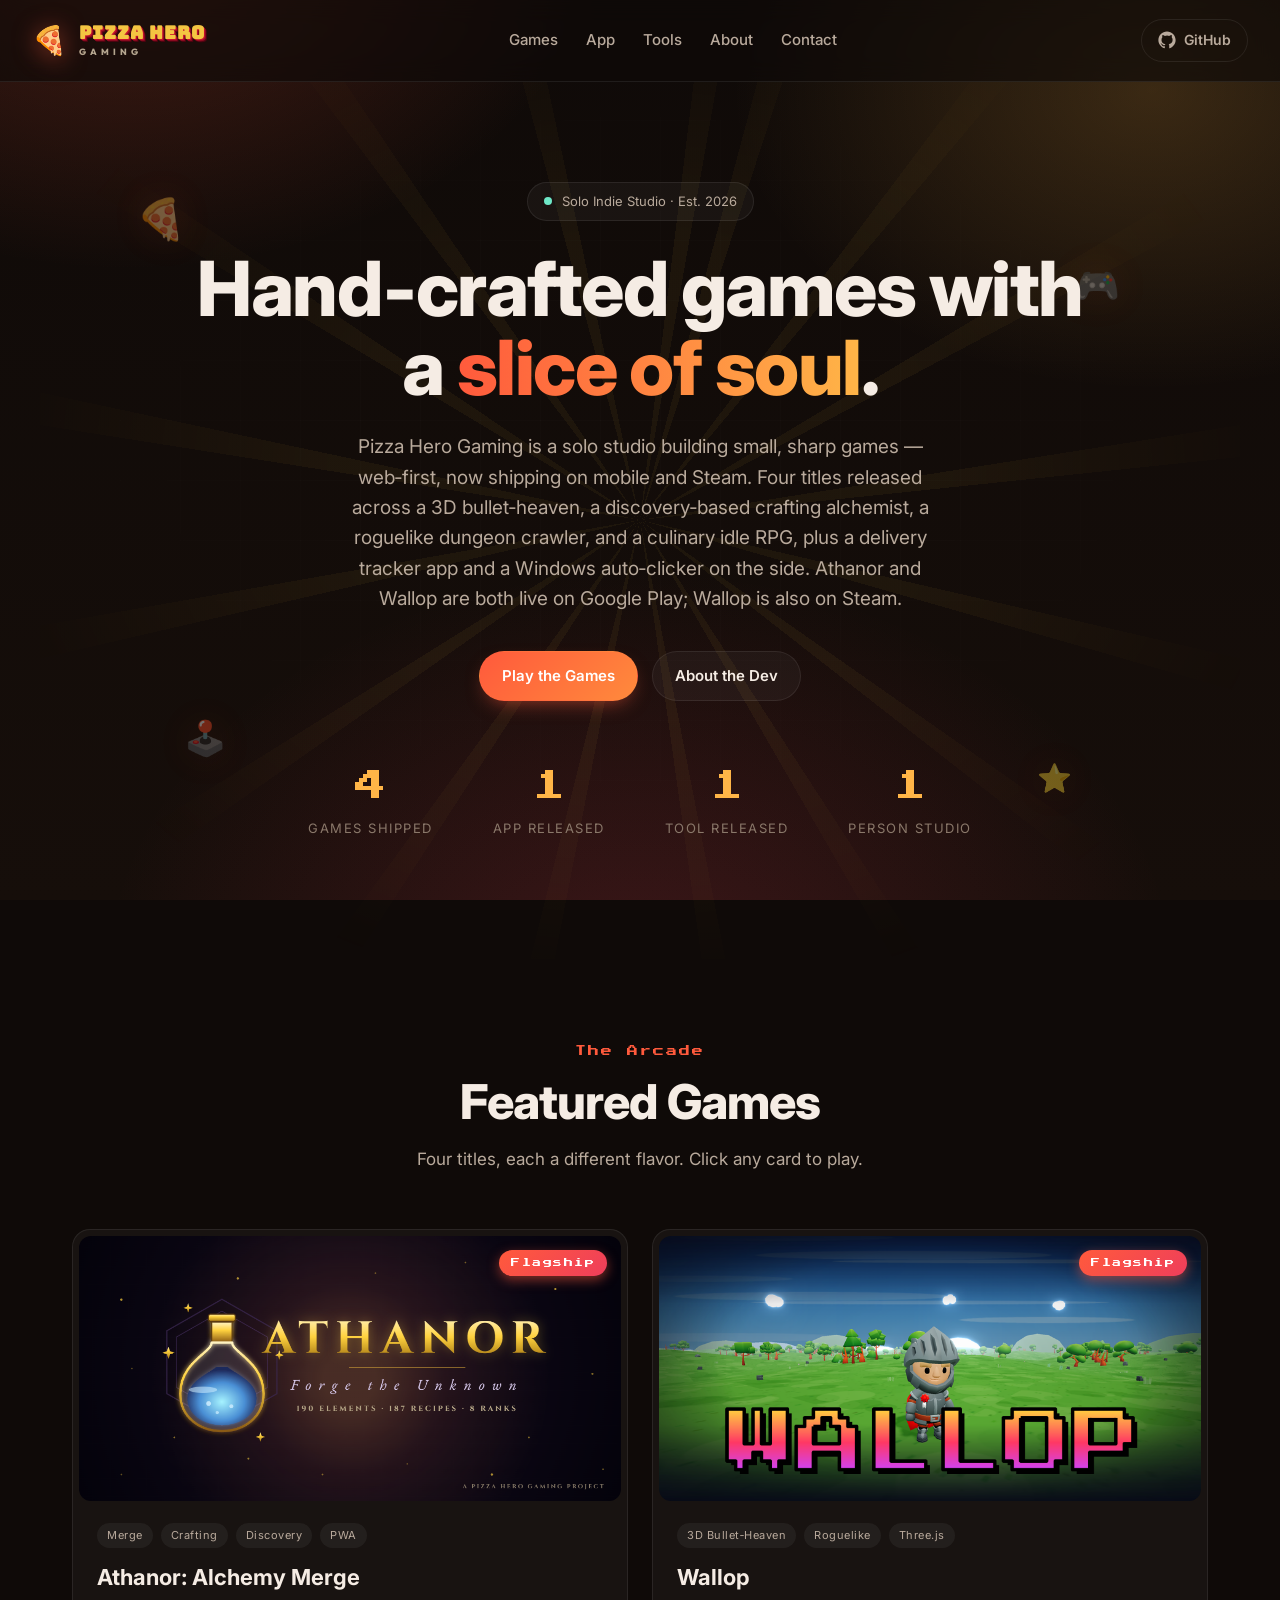
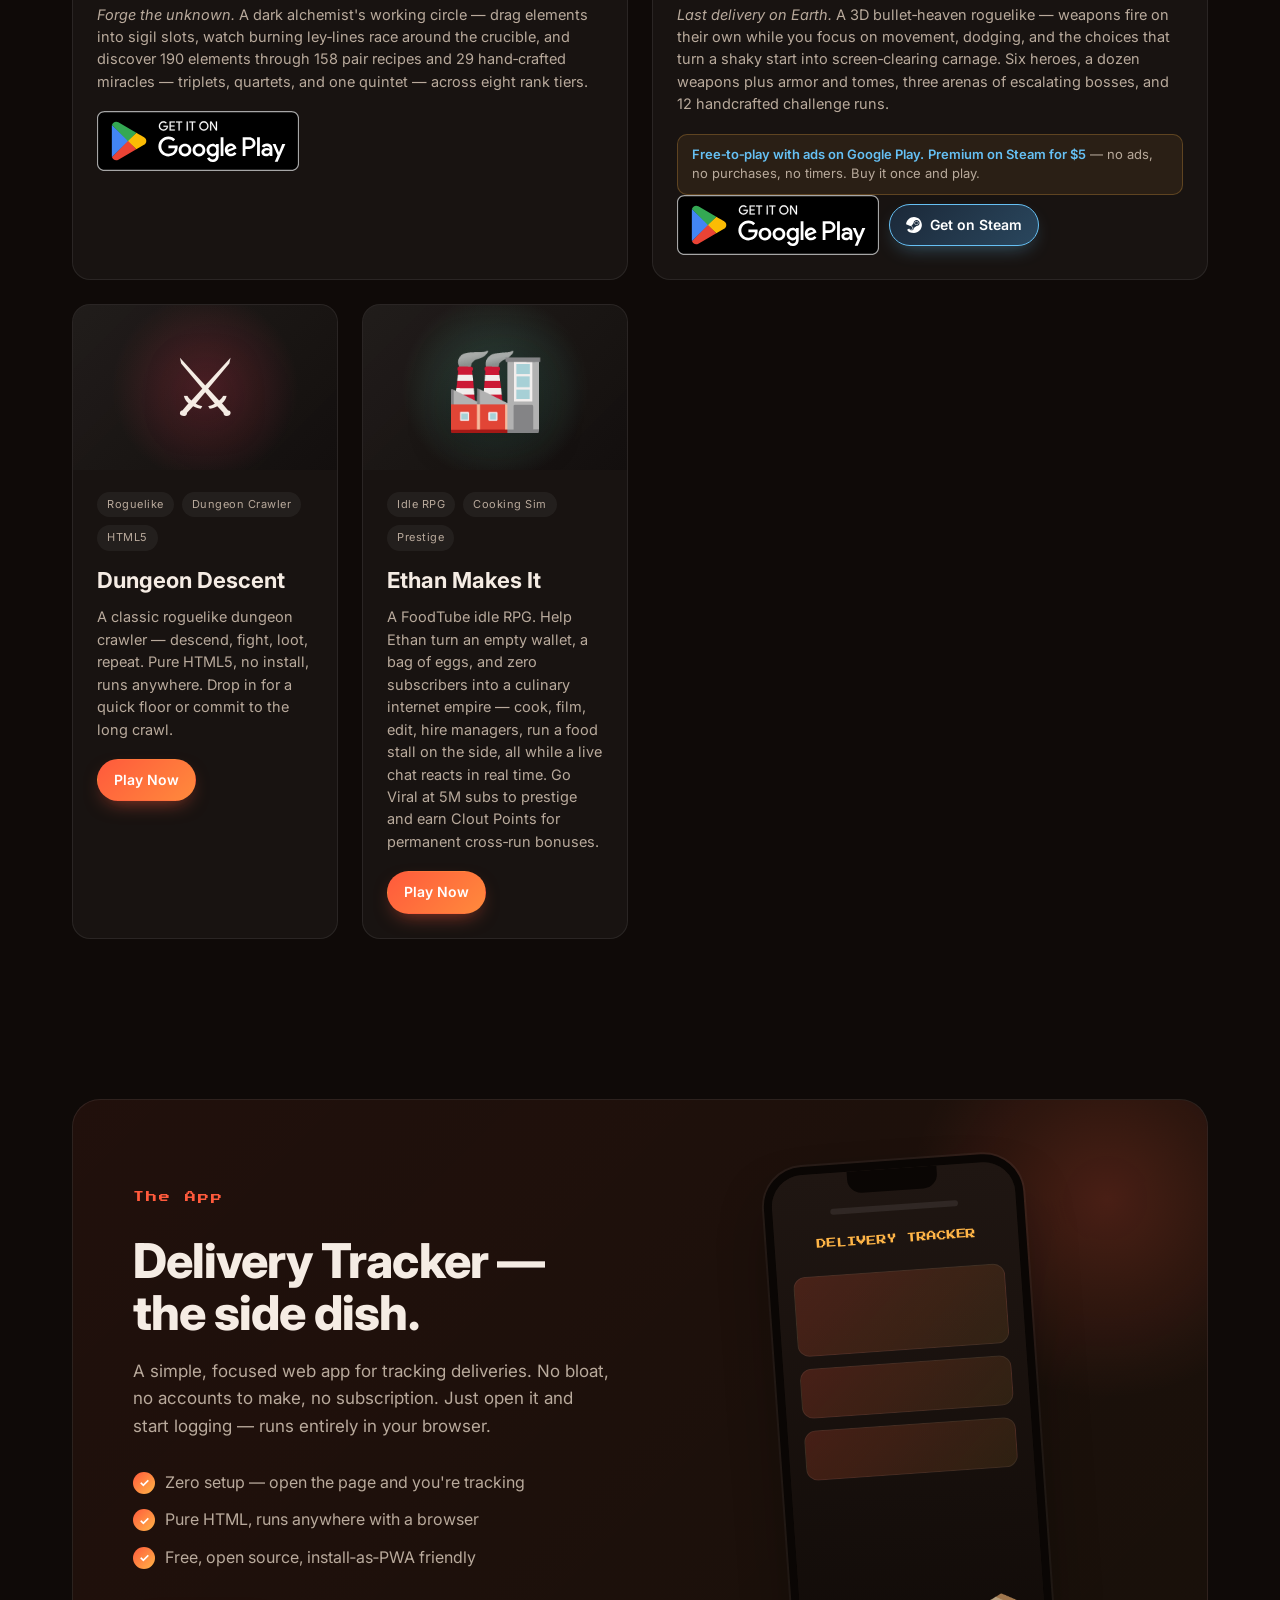
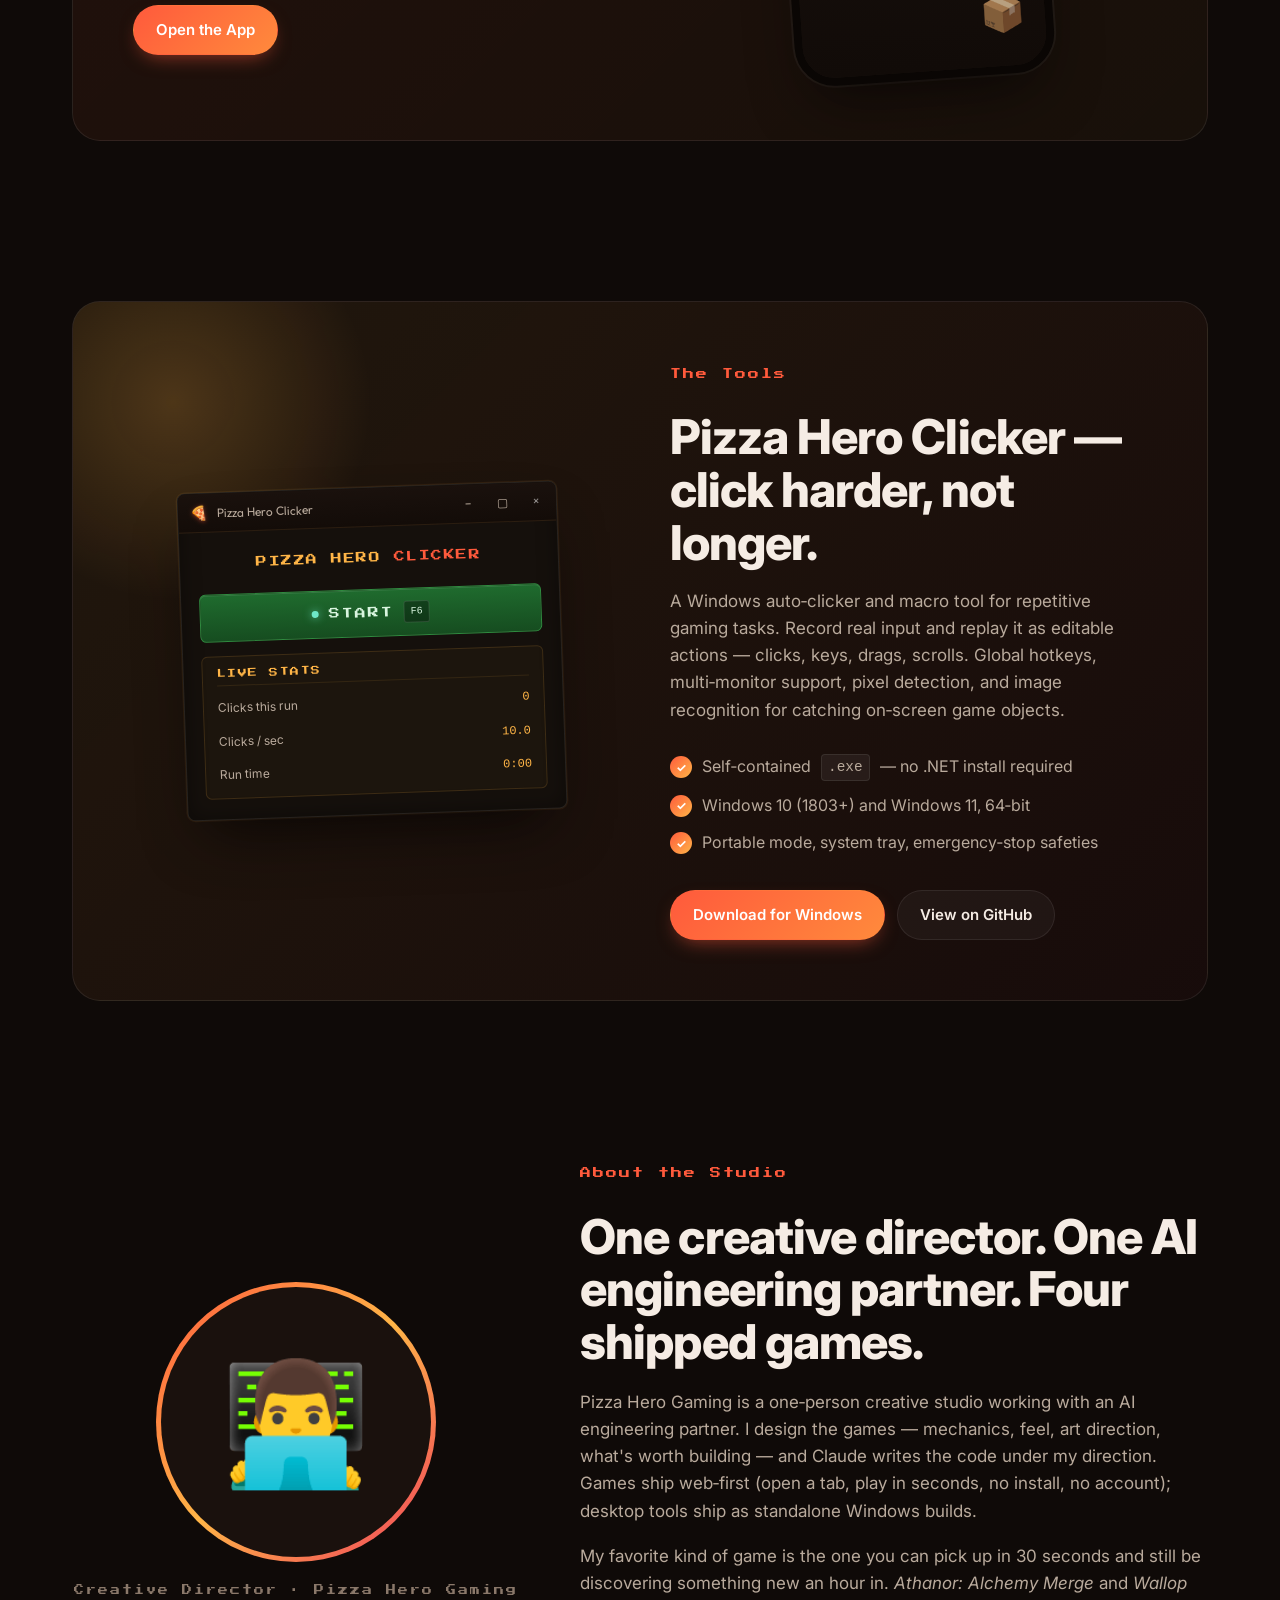
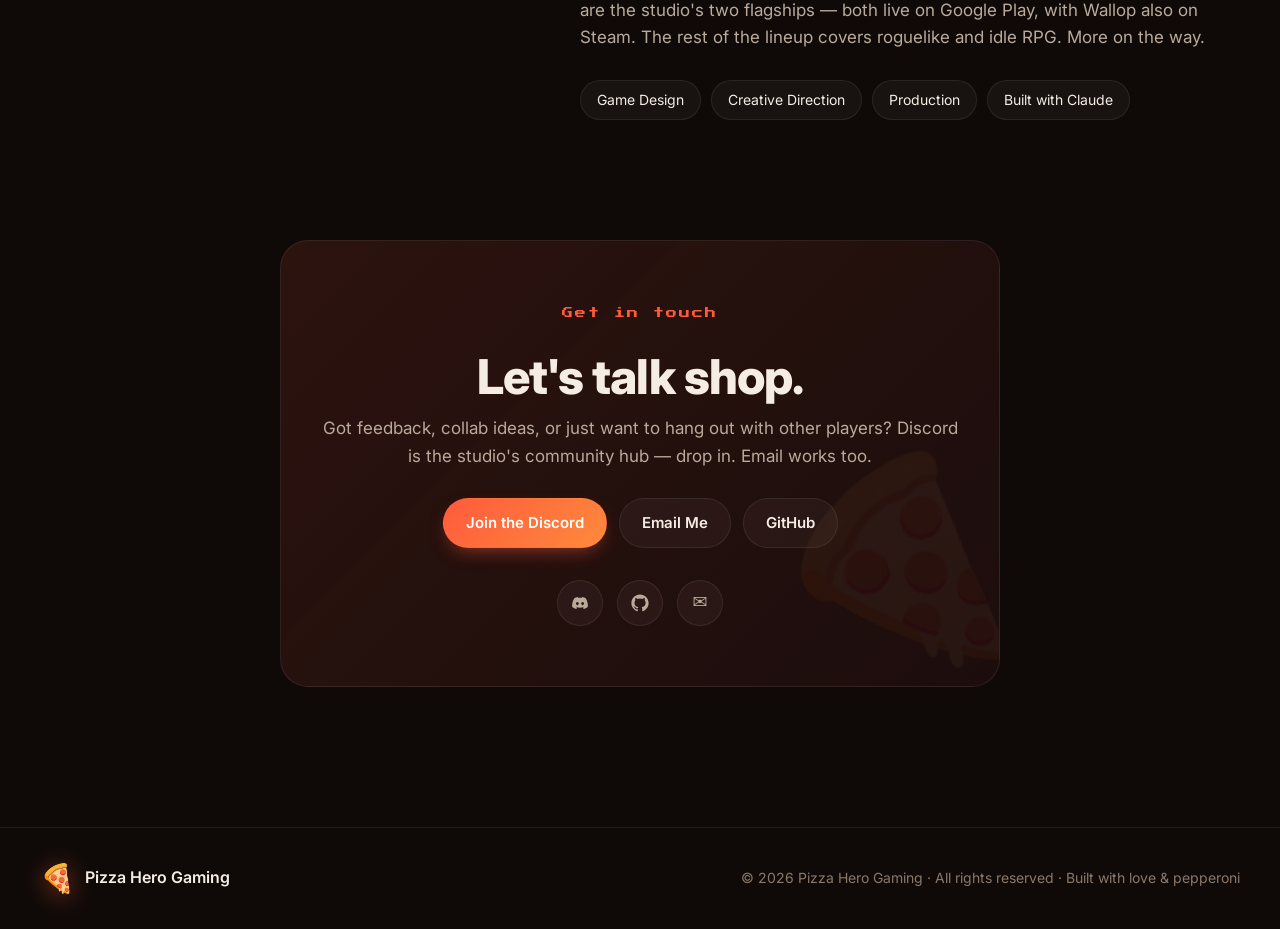
<file: index.html>
<!DOCTYPE html>
<html lang="en">
<head>
  <meta charset="UTF-8" />
  <meta name="viewport" content="width=device-width, initial-scale=1.0" />
  <meta name="description" content="Pizza Hero Gaming — solo indie game development. Four games and an app crafted with passion." />
  <meta name="theme-color" content="#0f0a08" />
  <title>Pizza Hero Gaming — Indie Games by a Solo Dev</title>
  <link rel="preconnect" href="https://fonts.googleapis.com" />
  <link rel="preconnect" href="https://fonts.gstatic.com" crossorigin />
  <link href="https://fonts.googleapis.com/css2?family=Press+Start+2P&family=Inter:wght@400;500;600;700;800&family=Bungee&family=Outfit:wght@400;600;800&display=swap" rel="stylesheet" />
  <link rel="stylesheet" href="styles.css" />
  <link rel="icon" href="data:image/svg+xml,%3Csvg xmlns='http://www.w3.org/2000/svg' viewBox='0 0 100 100'%3E%3Ctext y='80' font-size='80'%3E%F0%9F%8D%95%3C/text%3E%3C/svg%3E" />
</head>
<body>
  <a href="#top" class="skip-link">Skip to content</a>

  <!-- Animated background -->
  <div class="bg-glow" aria-hidden="true"></div>
  <div class="bg-grid" aria-hidden="true"></div>

  <!-- NAV -->
  <header class="nav">
    <a href="#top" class="brand" aria-label="Pizza Hero Gaming home">
      <span class="brand-icon">🍕</span>
      <span class="brand-text">
        <span class="brand-name">PIZZA HERO</span>
        <span class="brand-sub">GAMING</span>
      </span>
    </a>
    <nav class="nav-links" aria-label="Primary">
      <a href="#games">Games</a>
      <a href="#app">App</a>
      <a href="#tools">Tools</a>
      <a href="#about">About</a>
      <a href="#contact">Contact</a>
    </nav>
    <a href="https://github.com/pizzaherogaming" class="btn btn-ghost btn-sm" target="_blank" rel="noopener">
      <svg viewBox="0 0 24 24" width="18" height="18" fill="currentColor" aria-hidden="true"><path d="M12 .5C5.65.5.5 5.65.5 12c0 5.08 3.29 9.39 7.86 10.91.58.11.79-.25.79-.56v-2c-3.2.7-3.87-1.36-3.87-1.36-.52-1.32-1.27-1.67-1.27-1.67-1.04-.71.08-.69.08-.69 1.15.08 1.76 1.18 1.76 1.18 1.02 1.76 2.69 1.25 3.35.96.1-.75.4-1.25.73-1.54-2.55-.29-5.24-1.28-5.24-5.7 0-1.26.45-2.29 1.19-3.1-.12-.29-.51-1.47.11-3.06 0 0 .97-.31 3.18 1.19a11 11 0 0 1 5.79 0c2.21-1.5 3.18-1.19 3.18-1.19.62 1.59.23 2.77.11 3.06.74.81 1.19 1.84 1.19 3.1 0 4.43-2.69 5.41-5.25 5.69.41.36.78 1.06.78 2.14v3.17c0 .31.21.68.8.56C20.21 21.38 23.5 17.08 23.5 12 23.5 5.65 18.35.5 12 .5Z"/></svg>
      GitHub
    </a>
  </header>

  <!-- HERO -->
  <section id="top" class="hero">
    <div class="hero-bg" aria-hidden="true">
      <div class="hero-rays"></div>
      <div class="hero-shockwave"></div>
    </div>
    <div class="hero-inner">
      <div class="hero-badge">
        <span class="pulse"></span>
        Solo Indie Studio · Est. 2026
      </div>
      <h1 class="hero-title">
        Hand‑crafted games with a <span class="grad">slice of soul</span>.
      </h1>
      <p class="hero-lede">
        Pizza Hero Gaming is a solo studio building small, sharp games — web‑first,
        now shipping on mobile and Steam. Four titles released across a 3D bullet‑heaven,
        a discovery‑based crafting alchemist, a roguelike dungeon crawler, and a culinary
        idle RPG, plus a delivery tracker app and a Windows auto‑clicker on the side.
        Athanor and Wallop are both live on Google Play; Wallop is also on Steam.
      </p>
      <div class="hero-cta">
        <a href="#games" class="btn btn-primary">Play the Games</a>
        <a href="#about" class="btn btn-secondary">About the Dev</a>
      </div>
      <div class="hero-stats">
        <div class="stat">
          <div class="stat-num">4</div>
          <div class="stat-label">Games shipped</div>
        </div>
        <div class="stat">
          <div class="stat-num">1</div>
          <div class="stat-label">App released</div>
        </div>
        <div class="stat">
          <div class="stat-num">1</div>
          <div class="stat-label">Tool released</div>
        </div>
        <div class="stat">
          <div class="stat-num">1</div>
          <div class="stat-label">Person studio</div>
        </div>
      </div>
    </div>

    <!-- Floating pizza slices -->
    <div class="float float-1" aria-hidden="true">🍕</div>
    <div class="float float-2" aria-hidden="true">🎮</div>
    <div class="float float-3" aria-hidden="true">🕹️</div>
    <div class="float float-4" aria-hidden="true">⭐</div>
  </section>

  <!-- GAMES -->
  <section id="games" class="section">
    <div class="section-header">
      <span class="eyebrow">The Arcade</span>
      <h2>Featured Games</h2>
      <p class="section-lede">
        Four titles, each a different flavor. Click any card to play.
      </p>
    </div>

    <div class="games-grid">
      <!-- ATHANOR -->
      <article class="game-card featured" style="--accent: #ffb547;">
        <div class="game-art game-art-banner" aria-hidden="true">
          <img src="assets/feature-graphic.png" alt="" width="1024" height="500" loading="lazy" />
          <span class="ribbon">Flagship</span>
        </div>
        <div class="game-body">
          <div class="game-meta">
            <span class="tag">Merge</span>
            <span class="tag">Crafting</span>
            <span class="tag">Discovery</span>
            <span class="tag">PWA</span>
          </div>
          <h3>Athanor: Alchemy Merge</h3>
          <p>
            <em>Forge the unknown.</em> A dark alchemist's working circle — drag elements
            into sigil slots, watch burning ley‑lines race around the crucible, and
            discover 190 elements through 158 pair recipes and 29 hand‑crafted miracles —
            triplets, quartets, and one quintet — across eight rank tiers.
          </p>
          <div class="game-actions play-cta">
            <a href="https://play.google.com/store/apps/details?id=com.pizzaherogaming.athanor" target="_blank" rel="noopener" class="play-badge">
              <img src="assets/google-play-badge.svg" alt="Get it on Google Play" />
            </a>
          </div>
        </div>
      </article>

      <!-- WALLOP -->
      <article class="game-card featured" style="--accent: #66c0f4;">
        <div class="game-art game-art-banner" aria-hidden="true">
          <img src="assets/wallop-banner.png" alt="" width="920" height="430" loading="lazy" />
          <span class="ribbon">Flagship</span>
        </div>
        <div class="game-body">
          <div class="game-meta">
            <span class="tag">3D Bullet‑Heaven</span>
            <span class="tag">Roguelike</span>
            <span class="tag">Three.js</span>
          </div>
          <h3>Wallop</h3>
          <p>
            <em>Last delivery on Earth.</em> A 3D bullet‑heaven roguelike — weapons fire
            on their own while you focus on movement, dodging, and the choices that turn
            a shaky start into screen‑clearing carnage. Six heroes, a dozen weapons plus
            armor and tomes, three arenas of escalating bosses, and 12 handcrafted
            challenge runs.
          </p>
          <div class="beta-callout">
            <strong>Free‑to‑play with ads on Google Play.</strong> <strong>Premium on Steam for $5</strong> — no ads, no purchases, no timers. Buy it once and play.
          </div>
          <div class="game-actions launch-cta">
            <a href="https://play.google.com/store/apps/details?id=com.pizzaherogaming.wallop" target="_blank" rel="noopener" class="play-badge">
              <img src="assets/google-play-badge.svg" alt="Get it on Google Play" />
            </a>
            <a href="https://store.steampowered.com/app/4910280/WALLOP/" target="_blank" rel="noopener" class="btn btn-steam btn-sm">
              <svg viewBox="0 0 256 259" width="16" height="16" fill="currentColor" aria-hidden="true"><path d="M127.8 0C60.4 0 5.2 52.4 0 119l68.7 28.7a35.8 35.8 0 0 1 20.4-6.4c.7 0 1.4 0 2 .1l30.6-44.7v-.6c0-26.9 21.7-48.8 48.4-48.8s48.4 21.9 48.4 48.8-21.7 48.8-48.4 48.8h-1.1l-43.6 31.5v1.8c0 20.8-16.7 37.7-37.2 37.7-17.9 0-33-13-36.5-30.4L16.5 205C31 240.4 71 258.8 127.8 258.8c70.5 0 127.6-57.6 127.6-128.7C255.4 57.6 198.3 0 127.8 0zM79.9 196.9l-15.8-6.6c2.8 5.8 7.6 10.7 14 13.4 13.8 5.8 29.8-.8 35.6-14.6a27.3 27.3 0 0 0-14.6-35.6 27.2 27.2 0 0 0-20.5-.2l16.3 6.7c10.2 4.3 15 16 10.8 26.2s-16 15-26.2 10.8zm120.8-100.9c0-17.9-14.6-32.5-32.5-32.5s-32.5 14.6-32.5 32.5 14.6 32.5 32.5 32.5 32.5-14.6 32.5-32.5zm-56.9-.1c0-13.5 11-24.5 24.5-24.5s24.5 11 24.5 24.5-11 24.5-24.5 24.5-24.5-11-24.5-24.5z"/></svg>
              Get on Steam
            </a>
          </div>
        </div>
      </article>

      <!-- DUNGEON-DESCENT -->
      <article class="game-card" style="--accent: #ef3e5b;">
        <div class="game-art" aria-hidden="true">
          <span class="game-emoji">⚔️</span>
          <div class="game-art-glow"></div>
        </div>
        <div class="game-body">
          <div class="game-meta">
            <span class="tag">Roguelike</span>
            <span class="tag">Dungeon Crawler</span>
            <span class="tag">HTML5</span>
          </div>
          <h3>Dungeon Descent</h3>
          <p>
            A classic roguelike dungeon crawler — descend, fight, loot, repeat. Pure
            HTML5, no install, runs anywhere. Drop in for a quick floor or commit to
            the long crawl.
          </p>
          <div class="game-actions">
            <a href="https://pizzaherogaming.github.io/Dungeon-Descent/" target="_blank" rel="noopener" class="btn btn-primary btn-sm">Play Now</a>
          </div>
        </div>
      </article>

      <!-- ETHAN MAKES IT -->
      <article class="game-card" style="--accent: #6ee7c7;">
        <div class="game-art" aria-hidden="true">
          <span class="game-emoji">🏭</span>
          <div class="game-art-glow"></div>
        </div>
        <div class="game-body">
          <div class="game-meta">
            <span class="tag">Idle RPG</span>
            <span class="tag">Cooking Sim</span>
            <span class="tag">Prestige</span>
          </div>
          <h3>Ethan Makes It</h3>
          <p>
            A FoodTube idle RPG. Help Ethan turn an empty wallet, a bag of eggs, and
            zero subscribers into a culinary internet empire — cook, film, edit, hire
            managers, run a food stall on the side, all while a live chat reacts in
            real time. Go Viral at 5M subs to prestige and earn Clout Points for
            permanent cross‑run bonuses.
          </p>
          <div class="game-actions">
            <a href="https://pizzaherogaming.github.io/EthanMakesIt/" target="_blank" rel="noopener" class="btn btn-primary btn-sm">Play Now</a>
          </div>
        </div>
      </article>
    </div>
  </section>

  <!-- APP -->
  <section id="app" class="section app-section">
    <div class="app-wrap">
      <div class="app-copy">
        <span class="eyebrow">The App</span>
        <h2>Delivery Tracker — the side dish.</h2>
        <p>
          A simple, focused web app for tracking deliveries. No bloat, no accounts to make,
          no subscription. Just open it and start logging — runs entirely in your browser.
        </p>
        <ul class="bullets">
          <li><span class="check">✓</span> Zero setup — open the page and you're tracking</li>
          <li><span class="check">✓</span> Pure HTML, runs anywhere with a browser</li>
          <li><span class="check">✓</span> Free, open source, install‑as‑PWA friendly</li>
        </ul>
        <div class="app-cta">
          <a href="https://pizzaherogaming.github.io/delivery-tracker/" target="_blank" rel="noopener" class="btn btn-primary">Open the App</a>
        </div>
      </div>
      <div class="app-mock" aria-hidden="true">
        <div class="phone">
          <div class="phone-notch"></div>
          <div class="phone-screen">
            <div class="screen-bar"></div>
            <div class="screen-title">DELIVERY TRACKER</div>
            <div class="screen-card"></div>
            <div class="screen-card sm"></div>
            <div class="screen-card sm"></div>
            <div class="screen-emoji">📦</div>
          </div>
        </div>
      </div>
    </div>
  </section>

  <!-- TOOLS -->
  <section id="tools" class="section tools-section">
    <div class="tools-wrap">
      <div class="tools-mock" aria-hidden="true">
        <div class="window">
          <div class="window-bar">
            <span class="window-icon">🍕</span>
            <span class="window-title">Pizza Hero Clicker</span>
            <span class="window-controls">
              <span class="window-ctrl">−</span>
              <span class="window-ctrl">▢</span>
              <span class="window-ctrl window-close">×</span>
            </span>
          </div>
          <div class="window-body">
            <div class="window-brand">
              PIZZA HERO <span class="window-brand-accent">CLICKER</span>
            </div>
            <div class="window-start">
              <span class="window-start-dot"></span>
              START <kbd>F6</kbd>
            </div>
            <div class="window-stats">
              <div class="window-stats-title">LIVE STATS</div>
              <div class="window-row"><span>Clicks this run</span><span class="window-value">0</span></div>
              <div class="window-row"><span>Clicks / sec</span><span class="window-value">10.0</span></div>
              <div class="window-row"><span>Run time</span><span class="window-value">0:00</span></div>
            </div>
          </div>
        </div>
      </div>
      <div class="tools-copy">
        <span class="eyebrow">The Tools</span>
        <h2>Pizza Hero Clicker — click harder, not longer.</h2>
        <p>
          A Windows auto‑clicker and macro tool for repetitive gaming tasks. Record real
          input and replay it as editable actions — clicks, keys, drags, scrolls. Global
          hotkeys, multi‑monitor support, pixel detection, and image recognition for
          catching on‑screen game objects.
        </p>
        <ul class="bullets">
          <li><span class="check">✓</span> Self‑contained <code>.exe</code> — no .NET install required</li>
          <li><span class="check">✓</span> Windows 10 (1803+) and Windows 11, 64‑bit</li>
          <li><span class="check">✓</span> Portable mode, system tray, emergency‑stop safeties</li>
        </ul>
        <div class="app-cta">
          <a href="https://github.com/PizzaHeroGaming/PizzaHeroClicker/releases/latest/download/PizzaHeroClicker-Setup.exe" class="btn btn-primary">
            Download for Windows
          </a>
          <a href="https://github.com/PizzaHeroGaming/PizzaHeroClicker" target="_blank" rel="noopener" class="btn btn-secondary">View on GitHub</a>
        </div>
      </div>
    </div>
  </section>

  <!-- ABOUT -->
  <section id="about" class="section about-section">
    <div class="about-grid">
      <div class="about-photo" aria-hidden="true">
        <div class="photo-frame">
          <span class="photo-emoji">👨‍💻</span>
        </div>
        <div class="photo-tag">Creative Director · Pizza Hero Gaming</div>
      </div>
      <div class="about-copy">
        <span class="eyebrow">About the Studio</span>
        <h2>One creative director. One AI engineering partner. Four shipped games.</h2>
        <p>
          Pizza Hero Gaming is a one‑person creative studio working with an AI engineering
          partner. I design the games — mechanics, feel, art direction, what's worth
          building — and Claude writes the code under my direction. Games ship web‑first
          (open a tab, play in seconds, no install, no account); desktop tools ship as
          standalone Windows builds.
        </p>
        <p>
          My favorite kind of game is the one you can pick up in 30 seconds and still be
          discovering something new an hour in. <em>Athanor: Alchemy Merge</em> and
          <em>Wallop</em> are the studio's two flagships — both live on Google Play,
          with Wallop also on Steam. The rest of the lineup covers roguelike and idle
          RPG. More on the way.
        </p>
        <div class="skills">
          <span class="skill">Game Design</span>
          <span class="skill">Creative Direction</span>
          <span class="skill">Production</span>
          <span class="skill">Built with Claude</span>
        </div>
      </div>
    </div>
  </section>

  <!-- CONTACT -->
  <section id="contact" class="section contact-section">
    <div class="contact-card">
      <span class="eyebrow">Get in touch</span>
      <h2>Let's talk shop.</h2>
      <p>Got feedback, collab ideas, or just want to hang out with other players? Discord is the studio's community hub — drop in. Email works too.</p>
      <div class="contact-actions">
        <a href="https://discord.gg/WPsNeR7wyJ" target="_blank" rel="noopener" class="btn btn-primary">Join the Discord</a>
        <a href="mailto:pizzaherogaming@gmail.com" class="btn btn-secondary">Email Me</a>
        <a href="https://github.com/pizzaherogaming" target="_blank" rel="noopener" class="btn btn-secondary">GitHub</a>
      </div>
      <div class="socials">
        <a href="https://discord.gg/WPsNeR7wyJ" target="_blank" rel="noopener" aria-label="Discord" class="social">
          <svg viewBox="0 0 24 24" width="18" height="18" fill="currentColor" aria-hidden="true"><path d="M19.27 5.33C17.94 4.71 16.5 4.26 15 4a.09.09 0 0 0-.07.03c-.18.33-.39.76-.53 1.09a16.09 16.09 0 0 0-4.8 0c-.14-.34-.35-.76-.54-1.09-.01-.02-.04-.03-.07-.03-1.5.26-2.93.71-4.27 1.33-.01 0-.02.01-.03.02-2.72 4.07-3.47 8.03-3.1 11.95 0 .02.01.04.03.05 1.8 1.32 3.53 2.12 5.24 2.65.03.01.06 0 .07-.02.4-.55.76-1.13 1.07-1.74.02-.04 0-.08-.04-.09-.57-.22-1.11-.48-1.64-.78-.04-.02-.04-.08-.01-.11.11-.08.22-.17.33-.25.02-.02.05-.02.07-.01 3.44 1.57 7.15 1.57 10.55 0 .02-.01.05-.01.07.01.11.09.22.17.33.26.04.03.04.09-.01.11-.52.31-1.07.56-1.64.78-.04.01-.05.06-.04.09.32.61.68 1.19 1.07 1.74.03.01.06.02.09.01 1.72-.53 3.45-1.33 5.25-2.65.02-.01.03-.03.03-.05.44-4.53-.73-8.46-3.1-11.95-.01-.01-.02-.02-.04-.02zM8.52 14.91c-1.03 0-1.89-.95-1.89-2.12s.84-2.12 1.89-2.12c1.06 0 1.9.96 1.89 2.12 0 1.17-.84 2.12-1.89 2.12zm6.97 0c-1.03 0-1.89-.95-1.89-2.12s.84-2.12 1.89-2.12c1.06 0 1.9.96 1.89 2.12 0 1.17-.83 2.12-1.89 2.12z"/></svg>
        </a>
        <a href="https://github.com/pizzaherogaming" target="_blank" rel="noopener" aria-label="GitHub" class="social">
          <svg viewBox="0 0 24 24" width="18" height="18" fill="currentColor" aria-hidden="true"><path d="M12 .5C5.65.5.5 5.65.5 12c0 5.08 3.29 9.39 7.86 10.91.58.11.79-.25.79-.56v-2c-3.2.7-3.87-1.36-3.87-1.36-.52-1.32-1.27-1.67-1.27-1.67-1.04-.71.08-.69.08-.69 1.15.08 1.76 1.18 1.76 1.18 1.02 1.76 2.69 1.25 3.35.96.1-.75.4-1.25.73-1.54-2.55-.29-5.24-1.28-5.24-5.7 0-1.26.45-2.29 1.19-3.1-.12-.29-.51-1.47.11-3.06 0 0 .97-.31 3.18 1.19a11 11 0 0 1 5.79 0c2.21-1.5 3.18-1.19 3.18-1.19.62 1.59.23 2.77.11 3.06.74.81 1.19 1.84 1.19 3.1 0 4.43-2.69 5.41-5.25 5.69.41.36.78 1.06.78 2.14v3.17c0 .31.21.68.8.56C20.21 21.38 23.5 17.08 23.5 12 23.5 5.65 18.35.5 12 .5Z"/></svg>
        </a>
        <a href="mailto:pizzaherogaming@gmail.com" aria-label="Email" class="social">✉</a>
      </div>
    </div>
  </section>

  <!-- FOOTER -->
  <footer class="footer">
    <div class="footer-inner">
      <div class="footer-brand">
        <span class="brand-icon">🍕</span>
        <span>Pizza Hero Gaming</span>
      </div>
      <div class="footer-meta">
        © <span id="year"></span> Pizza Hero Gaming · All rights reserved · Built with love &amp; pepperoni
      </div>
    </div>
  </footer>

  <script src="script.js"></script>
</body>
</html>
</file>
<file: styles.css>
/* =========================================================
   PIZZA HERO GAMING — stylesheet
   Pizza-warm palette × dark gaming aesthetic
   ========================================================= */

:root {
  /* Palette */
  --bg: #0f0a08;
  --bg-2: #1a110d;
  --surface: rgba(255, 255, 255, 0.04);
  --surface-2: rgba(255, 255, 255, 0.06);
  --border: rgba(255, 255, 255, 0.08);
  --text: #f5ece4;
  --text-dim: #b9aa9c;
  --text-faint: #8a786a;

  --primary: #ff5a3c;       /* tomato red */
  --primary-2: #ff8a3c;     /* orange */
  --accent: #ffb547;        /* cheese yellow */
  --accent-2: #ef3e5b;      /* pepperoni */
  --good: #6ee7c7;

  /* Effects */
  --shadow-lg: 0 30px 80px -20px rgba(255, 90, 60, 0.25),
               0 10px 30px -10px rgba(0, 0, 0, 0.5);
  --shadow-md: 0 10px 30px -10px rgba(0, 0, 0, 0.5);
  --radius: 18px;
  --radius-sm: 10px;

  /* Type */
  --font-display: 'Press Start 2P', system-ui, sans-serif;
  --font-body: 'Inter', system-ui, -apple-system, Segoe UI, Roboto, sans-serif;
}

* { box-sizing: border-box; }

html { scroll-behavior: smooth; }

body {
  margin: 0;
  background: var(--bg);
  color: var(--text);
  font-family: var(--font-body);
  font-size: 16px;
  line-height: 1.6;
  -webkit-font-smoothing: antialiased;
  overflow-x: hidden;
}

a { color: inherit; text-decoration: none; }

/* Two-CTA row (Google Play badge + Steam button side by side) */
.launch-cta {
  display: flex;
  flex-direction: row;
  align-items: center;
  gap: 14px;
  flex-wrap: wrap;
}

/* Official Google Play badge (game cards) */
.play-cta { margin-top: 4px; }
.play-badge {
  display: inline-block;
  line-height: 0;
}
.play-badge img {
  height: 60px;
  width: auto;
  display: block;
  transition: transform 0.2s ease, filter 0.2s ease;
}
.play-badge:hover img {
  transform: translateY(-2px);
  filter: brightness(1.08);
}

/* Beta / testing callout (game cards) */
.beta-callout {
  margin-top: 14px;
  padding: 10px 14px;
  background: rgba(255, 181, 71, 0.08);
  border: 1px solid rgba(255, 181, 71, 0.25);
  border-radius: var(--radius-sm);
  font-size: 13px;
  color: var(--text-dim);
  line-height: 1.5;
}
.beta-callout strong {
  color: var(--accent);
  font-weight: 600;
}
.beta-callout a {
  color: var(--accent);
  font-weight: 600;
  white-space: nowrap;
}
.beta-callout a:hover { text-decoration: underline; }

/* Keyboard-only skip link */
.skip-link {
  position: absolute;
  top: -100px;
  left: 16px;
  padding: 12px 18px;
  background: var(--primary);
  color: #fff;
  font-weight: 600;
  border-radius: 8px;
  z-index: 100;
  transition: top 0.2s ease;
}
.skip-link:focus { top: 16px; outline: 2px solid var(--accent); outline-offset: 2px; }

/* =========================================================
   Background glow + grid
   ========================================================= */
.bg-glow {
  position: fixed; inset: 0; z-index: -2;
  background:
    radial-gradient(800px 600px at 10% -10%, rgba(255, 90, 60, 0.25), transparent 60%),
    radial-gradient(700px 500px at 90% 10%, rgba(255, 181, 71, 0.18), transparent 60%),
    radial-gradient(900px 700px at 50% 110%, rgba(239, 62, 91, 0.18), transparent 60%),
    linear-gradient(180deg, #0f0a08 0%, #160e0a 100%);
}

.bg-grid {
  position: fixed; inset: 0; z-index: -1; opacity: 0.35;
  background-image:
    linear-gradient(rgba(255, 255, 255, 0.04) 1px, transparent 1px),
    linear-gradient(90deg, rgba(255, 255, 255, 0.04) 1px, transparent 1px);
  background-size: 60px 60px;
  mask-image: radial-gradient(ellipse at center, black 30%, transparent 80%);
}

/* =========================================================
   NAV
   ========================================================= */
.nav {
  position: sticky; top: 0; z-index: 50;
  display: flex; align-items: center; justify-content: space-between;
  padding: 18px 32px;
  backdrop-filter: blur(12px);
  -webkit-backdrop-filter: blur(12px);
  background: rgba(15, 10, 8, 0.65);
  border-bottom: 1px solid var(--border);
}

.brand {
  display: flex; align-items: center; gap: 12px;
  font-weight: 800;
}

.brand-icon {
  font-size: 28px;
  filter: drop-shadow(0 4px 12px rgba(255, 90, 60, 0.5));
  animation: spin 30s linear infinite;
  display: inline-block;
}

@keyframes spin { to { transform: rotate(360deg); } }

.brand-text {
  display: flex; flex-direction: column; line-height: 1;
}

.brand-name {
  font-family: 'Bungee', sans-serif;
  font-size: 18px;
  letter-spacing: 0.035em;
  color: #f4c542;
  text-shadow:
    1px 1px 0 #c8102e,
    2px 2px 0 #8b0a1f,
    3px 3px 0 #4a0410;
  display: inline-flex;
  gap: 0.015em;
}
.brand-name span {
  display: inline-block;
  opacity: 0;
  transform: scale(2) translateY(-8px) rotate(-6deg);
  animation: brand-letter 0.55s cubic-bezier(0.34, 1.7, 0.64, 1) forwards;
}
.brand-name .brand-space { width: 0.3em; }
@keyframes brand-letter {
  0%   { opacity: 0; transform: scale(2) translateY(-8px) rotate(-6deg); }
  60%  { opacity: 1; transform: scale(0.9) translateY(0) rotate(2deg); }
  100% { opacity: 1; transform: scale(1) translateY(0) rotate(0); }
}

.brand-sub {
  font-family: 'Outfit', sans-serif;
  font-weight: 800;
  font-size: 9px;
  color: rgba(245, 230, 200, 0.7);
  margin-top: 5px;
  letter-spacing: 0.45em;
}

.nav-links {
  display: flex; gap: 28px;
  font-weight: 500;
  font-size: 15px;
}

.nav-links a {
  color: var(--text-dim);
  transition: color 0.2s ease;
  position: relative;
}

.nav-links a:hover { color: var(--text); }
.nav-links a::after {
  content: '';
  position: absolute; left: 0; right: 0; bottom: -6px;
  height: 2px; background: var(--primary);
  transform: scaleX(0); transform-origin: left;
  transition: transform 0.25s ease;
}
.nav-links a:hover::after { transform: scaleX(1); }

/* =========================================================
   Buttons
   ========================================================= */
.btn {
  display: inline-flex; align-items: center; gap: 8px;
  padding: 12px 22px;
  border-radius: 999px;
  font-weight: 600;
  font-size: 15px;
  cursor: pointer;
  transition: transform 0.15s ease, box-shadow 0.2s ease, background 0.2s ease;
  border: 1px solid transparent;
  white-space: nowrap;
}

.btn-sm { padding: 9px 16px; font-size: 14px; }

.btn-primary {
  background: linear-gradient(135deg, var(--primary), var(--primary-2));
  color: #fff;
  box-shadow: 0 8px 20px -8px rgba(255, 90, 60, 0.6);
}
.btn-primary:hover {
  transform: translateY(-2px);
  box-shadow: 0 12px 28px -8px rgba(255, 90, 60, 0.8);
}

.btn-secondary {
  background: var(--surface);
  color: var(--text);
  border-color: var(--border);
}
.btn-secondary:hover {
  background: var(--surface-2);
  transform: translateY(-2px);
}

.btn-ghost {
  background: transparent;
  color: var(--text-dim);
  border-color: var(--border);
}
.btn-ghost:hover {
  color: var(--text);
  background: var(--surface);
  border-color: rgba(255, 255, 255, 0.2);
}

/* Steam-branded wishlist button */
.btn-steam {
  background: linear-gradient(135deg, #1b2838, #2a475e);
  color: #fff;
  border: 1px solid #66c0f4;
  box-shadow: 0 8px 20px -8px rgba(102, 192, 244, 0.45);
}
.btn-steam:hover {
  background: linear-gradient(135deg, #2a475e, #4a6b8a);
  box-shadow: 0 12px 28px -8px rgba(102, 192, 244, 0.75);
  transform: translateY(-2px);
}
.btn-steam svg { flex-shrink: 0; }

/* =========================================================
   HERO
   ========================================================= */
.hero {
  position: relative;
  padding: 100px 32px 120px;
  max-width: 1200px;
  margin: 0 auto;
  text-align: center;
  overflow: hidden;
}

/* Splash-derived ambient backdrop (rays + one-time shockwave) */
.hero-bg {
  position: absolute;
  inset: 0;
  z-index: 0;
  pointer-events: none;
  mask-image: radial-gradient(ellipse at 50% 45%, black 35%, transparent 78%);
  -webkit-mask-image: radial-gradient(ellipse at 50% 45%, black 35%, transparent 78%);
}
.hero-rays {
  position: absolute;
  top: 50%; left: 50%;
  width: 220vmax; height: 220vmax;
  background: repeating-conic-gradient(
    from 0deg,
    rgba(244, 197, 66, 0.055) 0deg 3deg,
    transparent 3deg 22deg
  );
  transform: translate(-50%, -50%) rotate(15deg);
  animation: hero-rays-spin 90s linear infinite;
}
@keyframes hero-rays-spin {
  from { transform: translate(-50%, -50%) rotate(15deg); }
  to   { transform: translate(-50%, -50%) rotate(375deg); }
}
.hero-shockwave {
  position: absolute;
  left: 50%; top: 38%;
  width: 100px; height: 100px;
  border-radius: 50%;
  border: 2px solid rgba(244, 197, 66, 0.55);
  transform: translate(-50%, -50%) scale(0);
  opacity: 0;
  animation: hero-shockwave 1.5s 0.5s cubic-bezier(0.16, 1, 0.3, 1) forwards;
}
@keyframes hero-shockwave {
  0%   { opacity: 0.55; transform: translate(-50%, -50%) scale(0);  border-width: 3px; }
  100% { opacity: 0;    transform: translate(-50%, -50%) scale(11); border-width: 1px; }
}

@media (prefers-reduced-motion: reduce) {
  .hero-rays { animation: none; }
  .hero-shockwave { animation: none; opacity: 0; }
  .brand-name span { animation: none; opacity: 1; transform: none; }
  .brand-icon { animation: none; }
}

.hero-inner { position: relative; z-index: 2; max-width: 900px; margin: 0 auto; }

.hero-badge {
  display: inline-flex; align-items: center; gap: 10px;
  padding: 8px 16px;
  background: var(--surface);
  border: 1px solid var(--border);
  border-radius: 999px;
  font-size: 13px;
  color: var(--text-dim);
  margin-bottom: 28px;
}

.pulse {
  width: 8px; height: 8px; border-radius: 50%;
  background: var(--good);
  box-shadow: 0 0 0 0 rgba(110, 231, 199, 0.6);
  animation: pulse 2s infinite;
}

@keyframes pulse {
  0%   { box-shadow: 0 0 0 0 rgba(110, 231, 199, 0.6); }
  70%  { box-shadow: 0 0 0 12px rgba(110, 231, 199, 0); }
  100% { box-shadow: 0 0 0 0 rgba(110, 231, 199, 0); }
}

.hero-title {
  font-size: clamp(40px, 7vw, 76px);
  font-weight: 800;
  line-height: 1.05;
  letter-spacing: -0.02em;
  margin: 0 0 24px;
}

.grad {
  background: linear-gradient(90deg, var(--primary), var(--accent), var(--primary));
  background-size: 200% 100%;
  -webkit-background-clip: text;
  background-clip: text;
  color: transparent;
  animation: shimmer 6s linear infinite;
}

@keyframes shimmer {
  to { background-position: 200% 0; }
}

.hero-lede {
  font-size: 19px;
  color: var(--text-dim);
  max-width: 620px;
  margin: 0 auto 36px;
}

.hero-cta {
  display: flex; gap: 14px; justify-content: center; flex-wrap: wrap;
  margin-bottom: 60px;
}

.hero-stats {
  display: flex; justify-content: center; gap: 60px; flex-wrap: wrap;
}

.stat-num {
  font-family: var(--font-display);
  font-size: 32px;
  color: var(--accent);
  margin-bottom: 6px;
}

.stat-label {
  font-size: 13px;
  color: var(--text-faint);
  text-transform: uppercase;
  letter-spacing: 1.5px;
}

/* Floating emoji */
.float {
  position: absolute;
  font-size: 40px;
  opacity: 0.4;
  z-index: 1;
  animation: drift 12s ease-in-out infinite;
  filter: drop-shadow(0 0 20px rgba(255, 90, 60, 0.3));
}
.float-1 { top: 12%;  left: 8%;  animation-delay: 0s; }
.float-2 { top: 20%;  right: 10%; animation-delay: 2s; font-size: 36px; }
.float-3 { bottom: 22%; left: 12%; animation-delay: 4s; font-size: 34px; }
.float-4 { bottom: 18%; right: 14%; animation-delay: 6s; font-size: 28px; }

@keyframes drift {
  0%, 100% { transform: translateY(0) rotate(-5deg); }
  50%      { transform: translateY(-20px) rotate(5deg); }
}

/* =========================================================
   Sections
   ========================================================= */
.section {
  max-width: 1200px;
  margin: 0 auto;
  padding: 80px 32px;
}

.section-header {
  text-align: center;
  max-width: 700px;
  margin: 0 auto 56px;
}

.eyebrow {
  display: inline-block;
  font-family: var(--font-display);
  font-size: 11px;
  color: var(--primary);
  letter-spacing: 2px;
  margin-bottom: 16px;
}

.section h2 {
  font-size: clamp(32px, 5vw, 48px);
  font-weight: 800;
  letter-spacing: -0.02em;
  margin: 0 0 16px;
  line-height: 1.1;
}

.section-lede {
  color: var(--text-dim);
  font-size: 17px;
}

/* =========================================================
   GAMES GRID
   ========================================================= */
.games-grid {
  display: grid;
  grid-template-columns: repeat(auto-fit, minmax(260px, 1fr));
  gap: 24px;
}
/* Wide viewport: force a 4-column grid so two .featured cards (each
   spanning 2 cols) sit side-by-side on row 1 without triggering
   asymmetric wraps in the auto-fit 3-col layout. */
@media (min-width: 1050px) {
  .games-grid { grid-template-columns: repeat(4, 1fr); }
}

.game-card {
  background: var(--surface);
  border: 1px solid var(--border);
  border-radius: var(--radius);
  overflow: hidden;
  transition: transform 0.3s ease, box-shadow 0.3s ease, border-color 0.3s ease;
  position: relative;
}

.game-card::before {
  content: '';
  position: absolute; inset: 0;
  border-radius: var(--radius);
  padding: 1px;
  background: linear-gradient(135deg, var(--accent), transparent);
  -webkit-mask: linear-gradient(#fff 0 0) content-box, linear-gradient(#fff 0 0);
  -webkit-mask-composite: xor;
  mask-composite: exclude;
  opacity: 0;
  transition: opacity 0.3s ease;
  pointer-events: none;
}

.game-card:hover {
  transform: translateY(-6px);
  box-shadow: 0 20px 40px -15px rgba(0, 0, 0, 0.6),
              0 0 0 1px var(--accent);
  border-color: transparent;
}

.game-card:hover::before { opacity: 1; }

.game-art {
  position: relative;
  aspect-ratio: 16 / 10;
  background: linear-gradient(135deg, rgba(255,255,255,0.04), rgba(0,0,0,0.2));
  display: flex; align-items: center; justify-content: center;
  overflow: hidden;
}

.game-art-glow {
  position: absolute; inset: 0;
  background: radial-gradient(circle at center, var(--accent) 0%, transparent 60%);
  opacity: 0.25;
  transition: opacity 0.3s ease, transform 0.6s ease;
}

.game-card:hover .game-art-glow {
  opacity: 0.4;
  transform: scale(1.15);
}

.game-emoji {
  font-size: 80px;
  filter: drop-shadow(0 4px 20px rgba(0,0,0,0.4));
  position: relative;
  z-index: 1;
  transition: transform 0.3s ease;
}

.game-card:hover .game-emoji { transform: scale(1.1) rotate(-5deg); }

/* Banner-art variant — real Play Store feature graphic instead of emoji.
   Native ratio is 2.05:1 (1024×500). Cap height so the art block isn't
   top-heavy at full card width, but leave enough room that the full
   focal strip (wordmark + tagline + "190 elements · 187 recipes · 8
   ranks" stat line) stays visible. Only the dead-space top stars and
   the small "A PIZZA HERO GAMING PROJECT" attribution at the bottom
   get cropped. */
.game-art-banner {
  aspect-ratio: 1024 / 500;
  max-height: 340px;
  background: #0a0405;
  display: block;
  margin: 6px 6px 0;
  border-radius: 12px;
  overflow: hidden;
}
.game-art-banner img {
  width: 100%;
  height: 100%;
  object-fit: cover;
  object-position: center;
  display: block;
  transition: transform 0.5s ease;
}
.game-card:hover .game-art-banner img {
  transform: scale(1.04);
}
@media (max-width: 720px) {
  .game-art-banner { max-height: 220px; margin: 4px 4px 0; }
}

.ribbon {
  position: absolute;
  top: 14px; right: 14px;
  font-family: var(--font-display);
  font-size: 9px;
  letter-spacing: 1.5px;
  padding: 6px 12px;
  background: linear-gradient(135deg, var(--primary), var(--accent-2));
  color: #fff;
  border-radius: 999px;
  box-shadow: 0 4px 12px rgba(255, 90, 60, 0.5);
  z-index: 2;
}

.game-card.featured {
  grid-column: span 2;
}

@media (max-width: 720px) {
  .game-card.featured { grid-column: span 1; }
}

.game-body { padding: 22px 24px 24px; }

.game-meta {
  display: flex; gap: 8px; flex-wrap: wrap;
  margin-bottom: 12px;
}

.tag {
  font-size: 11px;
  padding: 4px 10px;
  border-radius: 999px;
  background: rgba(255, 255, 255, 0.05);
  color: var(--text-dim);
  letter-spacing: 0.5px;
}

.game-body h3 {
  font-size: 22px;
  margin: 0 0 8px;
  font-weight: 700;
}

.game-body p {
  color: var(--text-dim);
  font-size: 14.5px;
  margin: 0 0 18px;
  line-height: 1.55;
}

.game-actions { display: flex; gap: 10px; }

/* =========================================================
   APP SECTION
   ========================================================= */
.app-section {
  position: relative;
}

.app-wrap {
  display: grid;
  grid-template-columns: 1fr 1fr;
  gap: 60px;
  align-items: center;
  background: linear-gradient(135deg, rgba(255, 90, 60, 0.08), rgba(255, 181, 71, 0.04));
  border: 1px solid var(--border);
  border-radius: 28px;
  padding: 60px;
  position: relative;
  overflow: hidden;
}

.app-wrap::before {
  content: '';
  position: absolute;
  top: -100px; right: -100px;
  width: 400px; height: 400px;
  background: radial-gradient(circle, rgba(255, 90, 60, 0.2), transparent 70%);
  pointer-events: none;
}

.app-copy h2 { margin-top: 12px; margin-bottom: 18px; }
.app-copy p { color: var(--text-dim); margin: 0 0 24px; font-size: 17px; }

.bullets { list-style: none; padding: 0; margin: 0 0 28px; }
.bullets li {
  display: flex; align-items: center; gap: 10px;
  padding: 6px 0;
  color: var(--text-dim);
}

.check {
  display: inline-flex; align-items: center; justify-content: center;
  width: 22px; height: 22px; border-radius: 50%;
  background: linear-gradient(135deg, var(--primary), var(--accent));
  color: #fff; font-size: 12px; font-weight: 700;
  flex-shrink: 0;
}

.app-cta { display: flex; gap: 12px; flex-wrap: wrap; }

/* Phone mockup */
.app-mock { display: flex; justify-content: center; }

.phone {
  width: 260px; height: 520px;
  background: #1a1410;
  border-radius: 40px;
  border: 8px solid #0a0604;
  box-shadow: 0 30px 60px -20px rgba(0, 0, 0, 0.6),
              0 0 0 2px rgba(255, 255, 255, 0.05),
              inset 0 0 20px rgba(0, 0, 0, 0.4);
  position: relative;
  overflow: hidden;
  transform: rotate(-4deg);
  transition: transform 0.4s ease;
}

.phone:hover { transform: rotate(0deg) scale(1.02); }

.phone-notch {
  width: 90px; height: 22px;
  background: #0a0604;
  border-radius: 0 0 14px 14px;
  margin: 0 auto;
  position: absolute; top: 0; left: 50%;
  transform: translateX(-50%);
  z-index: 2;
}

.phone-screen {
  height: 100%;
  padding: 36px 16px 16px;
  background: linear-gradient(180deg, #1f1612, #110b08);
  display: flex; flex-direction: column;
  gap: 12px;
  position: relative;
}

.screen-bar {
  height: 6px; width: 60%;
  background: rgba(255, 255, 255, 0.08);
  border-radius: 4px;
  margin: 0 auto 8px;
}

.screen-title {
  font-family: var(--font-display);
  font-size: 10px;
  text-align: center;
  color: var(--accent);
  margin-bottom: 12px;
}

.screen-card {
  height: 80px;
  background: linear-gradient(135deg, rgba(255, 90, 60, 0.2), rgba(255, 181, 71, 0.1));
  border: 1px solid rgba(255, 255, 255, 0.06);
  border-radius: 12px;
}

.screen-card.sm { height: 50px; }

.screen-emoji {
  position: absolute;
  bottom: 24px; right: 20px;
  font-size: 36px;
  opacity: 0.7;
}

/* =========================================================
   TOOLS (parallel to APP, with a Windows desktop window mock
   styled to match the actual Pizza Hero Clicker app palette)
   ========================================================= */
.tools-section { position: relative; }

.tools-wrap {
  display: grid;
  grid-template-columns: 1fr 1fr;
  gap: 60px;
  align-items: center;
  background: linear-gradient(135deg, rgba(255, 181, 71, 0.08), rgba(239, 62, 91, 0.04));
  border: 1px solid var(--border);
  border-radius: 28px;
  padding: 60px;
  position: relative;
  overflow: hidden;
}

.tools-wrap::before {
  content: '';
  position: absolute;
  top: -100px; left: -100px;
  width: 400px; height: 400px;
  background: radial-gradient(circle, rgba(255, 181, 71, 0.2), transparent 70%);
  pointer-events: none;
}

.tools-copy h2 { margin-top: 12px; margin-bottom: 18px; }
.tools-copy p { color: var(--text-dim); margin: 0 0 24px; font-size: 17px; }
.tools-copy code {
  font-family: Consolas, Menlo, monospace;
  font-size: 0.9em;
  background: rgba(255, 255, 255, 0.06);
  border: 1px solid rgba(255, 255, 255, 0.08);
  padding: 1px 6px;
  border-radius: 4px;
}

/* Desktop window mockup — Windows-style chrome, Pizza Hero Clicker look */
.tools-mock { display: flex; justify-content: center; }

.window {
  width: 100%;
  max-width: 380px;
  background: #15100c;
  border-radius: 8px;
  border: 1px solid rgba(255, 255, 255, 0.08);
  box-shadow: 0 30px 60px -20px rgba(0, 0, 0, 0.65),
              0 0 0 1px rgba(255, 181, 71, 0.08),
              inset 0 0 20px rgba(0, 0, 0, 0.4);
  overflow: hidden;
  transform: rotate(-2deg);
  transition: transform 0.4s ease;
}
.window:hover { transform: rotate(0deg) scale(1.02); }

/* Title bar — Windows style: icon left, title, min/max/close controls right */
.window-bar {
  display: flex;
  align-items: center;
  padding: 8px 4px 8px 12px;
  background: linear-gradient(180deg, #1a110d, #130c08);
  border-bottom: 1px solid rgba(255, 181, 71, 0.08);
  gap: 10px;
}
.window-icon {
  font-size: 14px;
  filter: drop-shadow(0 1px 2px rgba(255, 90, 60, 0.5));
}
.window-title {
  font-family: 'Outfit', sans-serif;
  font-size: 12px;
  color: var(--text-dim);
  flex: 1;
}
.window-controls {
  display: flex;
  gap: 2px;
}
.window-ctrl {
  width: 32px; height: 22px;
  display: inline-flex;
  align-items: center;
  justify-content: center;
  font-size: 12px;
  color: var(--text-dim);
  font-family: 'Outfit', sans-serif;
  line-height: 1;
}
.window-close { color: rgba(255, 255, 255, 0.5); }

/* Body */
.window-body {
  padding: 18px 18px 20px;
  display: flex;
  flex-direction: column;
  gap: 14px;
}

/* The in-app "PIZZA HERO CLICKER" wordmark */
.window-brand {
  font-family: var(--font-display);
  font-size: 11px;
  letter-spacing: 1.5px;
  color: var(--accent);
  text-align: center;
  padding: 4px 0 8px;
}
.window-brand-accent { color: var(--primary); }

/* Green START button to match the real app */
.window-start {
  display: flex;
  align-items: center;
  justify-content: center;
  gap: 10px;
  padding: 12px;
  background: linear-gradient(180deg, #1f6b2e, #164d20);
  border: 1px solid #2f8a3f;
  border-radius: 6px;
  color: #d9f5df;
  font-family: var(--font-display);
  font-size: 11px;
  letter-spacing: 2px;
  box-shadow: inset 0 1px 0 rgba(255, 255, 255, 0.1);
}
.window-start kbd {
  font-family: Consolas, Menlo, monospace;
  font-size: 10px;
  padding: 2px 6px;
  background: rgba(0, 0, 0, 0.35);
  border: 1px solid rgba(255, 255, 255, 0.12);
  border-radius: 3px;
  color: #d9f5df;
  letter-spacing: 0;
}
.window-start-dot {
  width: 7px; height: 7px; border-radius: 50%;
  background: #6ee7c7;
  box-shadow: 0 0 8px rgba(110, 231, 199, 0.75);
  animation: pulse 1.6s ease-in-out infinite;
}

/* LIVE STATS panel — mirrors the actual app's dark bordered panel */
.window-stats {
  background: rgba(255, 181, 71, 0.03);
  border: 1px solid rgba(255, 181, 71, 0.15);
  border-radius: 6px;
  padding: 10px 14px;
  display: flex;
  flex-direction: column;
  gap: 6px;
}
.window-stats-title {
  font-family: var(--font-display);
  font-size: 9px;
  letter-spacing: 1.5px;
  color: var(--accent);
  padding-bottom: 4px;
  border-bottom: 1px solid rgba(255, 181, 71, 0.1);
  margin-bottom: 2px;
}

.window-row {
  display: flex;
  align-items: center;
  justify-content: space-between;
  gap: 12px;
  padding: 4px 0;
  font-size: 12px;
  color: var(--text-dim);
}

.window-value {
  font-family: Consolas, Menlo, monospace;
  color: var(--accent);
  font-size: 12px;
}

/* =========================================================
   ABOUT
   ========================================================= */
.about-grid {
  display: grid;
  grid-template-columns: 1fr 1.4fr;
  gap: 60px;
  align-items: center;
}

.about-photo { text-align: center; }

.photo-frame {
  width: 280px; height: 280px;
  margin: 0 auto;
  border-radius: 50%;
  background: linear-gradient(135deg, var(--primary), var(--accent), var(--accent-2));
  padding: 5px;
  position: relative;
  animation: float-photo 6s ease-in-out infinite;
}

.photo-frame::before {
  content: '';
  position: absolute; inset: 5px;
  border-radius: 50%;
  background: var(--bg-2);
}

.photo-emoji {
  position: absolute; inset: 0;
  display: flex; align-items: center; justify-content: center;
  font-size: 120px;
  z-index: 1;
}

@keyframes float-photo {
  0%, 100% { transform: translateY(0); }
  50%      { transform: translateY(-12px); }
}

.photo-tag {
  margin-top: 20px;
  font-family: var(--font-display);
  font-size: 10px;
  color: var(--text-faint);
  letter-spacing: 2px;
}

.about-copy h2 { margin-top: 12px; margin-bottom: 20px; }
.about-copy p { color: var(--text-dim); font-size: 17px; margin: 0 0 18px; }

.skills {
  display: flex; flex-wrap: wrap; gap: 10px;
  margin-top: 28px;
}

.skill {
  padding: 8px 16px;
  background: var(--surface);
  border: 1px solid var(--border);
  border-radius: 999px;
  font-size: 14px;
  color: var(--text);
  transition: all 0.2s ease;
}

.skill:hover {
  background: var(--surface-2);
  border-color: var(--primary);
  color: var(--primary);
}

/* =========================================================
   CONTACT
   ========================================================= */
.contact-section { padding-top: 40px; }

.contact-card {
  max-width: 720px;
  margin: 0 auto;
  text-align: center;
  padding: 60px 40px;
  background: linear-gradient(135deg, rgba(255, 90, 60, 0.12), rgba(239, 62, 91, 0.06));
  border: 1px solid var(--border);
  border-radius: 28px;
  position: relative;
  overflow: hidden;
}

.contact-card::before {
  content: '🍕';
  position: absolute;
  font-size: 200px;
  opacity: 0.05;
  bottom: -40px; right: -20px;
  transform: rotate(-15deg);
}

.contact-card h2 { margin: 12px 0 12px; }
.contact-card p { color: var(--text-dim); font-size: 17px; margin: 0 0 28px; }

.contact-actions {
  display: flex; gap: 12px; justify-content: center; flex-wrap: wrap;
  margin-bottom: 32px;
}

.socials {
  display: flex; gap: 14px; justify-content: center;
}

.social {
  width: 46px; height: 46px;
  border-radius: 50%;
  background: var(--surface);
  border: 1px solid var(--border);
  display: inline-flex; align-items: center; justify-content: center;
  font-size: 18px;
  color: var(--text-dim);
  transition: all 0.2s ease;
}

.social:hover {
  background: var(--primary);
  border-color: var(--primary);
  color: #fff;
  transform: translateY(-3px) scale(1.05);
}

/* =========================================================
   FOOTER
   ========================================================= */
.footer {
  margin-top: 60px;
  border-top: 1px solid var(--border);
  padding: 28px 32px;
}

.footer-inner {
  max-width: 1200px;
  margin: 0 auto;
  display: flex; justify-content: space-between; align-items: center;
  flex-wrap: wrap; gap: 16px;
}

.footer-brand {
  display: flex; align-items: center; gap: 10px;
  font-weight: 600;
}

.footer-meta { color: var(--text-faint); font-size: 14px; }

/* =========================================================
   Responsive
   ========================================================= */
@media (max-width: 900px) {
  .nav-links { display: none; }
  .app-wrap,
  .tools-wrap { grid-template-columns: 1fr; padding: 40px 28px; gap: 40px; }
  .about-grid { grid-template-columns: 1fr; text-align: center; gap: 40px; }
  .skills { justify-content: center; }
  .hero-stats { gap: 32px; }
  .stat-num { font-size: 24px; }
}

@media (max-width: 600px) {
  .nav { padding: 14px 18px; }
  .section { padding: 60px 18px; }
  .hero { padding: 60px 18px 80px; }
  .contact-card { padding: 44px 24px; }
  .phone { width: 220px; height: 440px; }
  .photo-frame { width: 220px; height: 220px; }
  .photo-emoji { font-size: 100px; }
}

/* Reveal on scroll */
.reveal {
  opacity: 0;
  transform: translateY(20px);
  transition: opacity 0.7s ease, transform 0.7s ease;
}
.reveal.in {
  opacity: 1;
  transform: translateY(0);
}

@media (prefers-reduced-motion: reduce) {
  *, *::before, *::after {
    animation: none !important;
    transition: none !important;
  }
}
</file>
